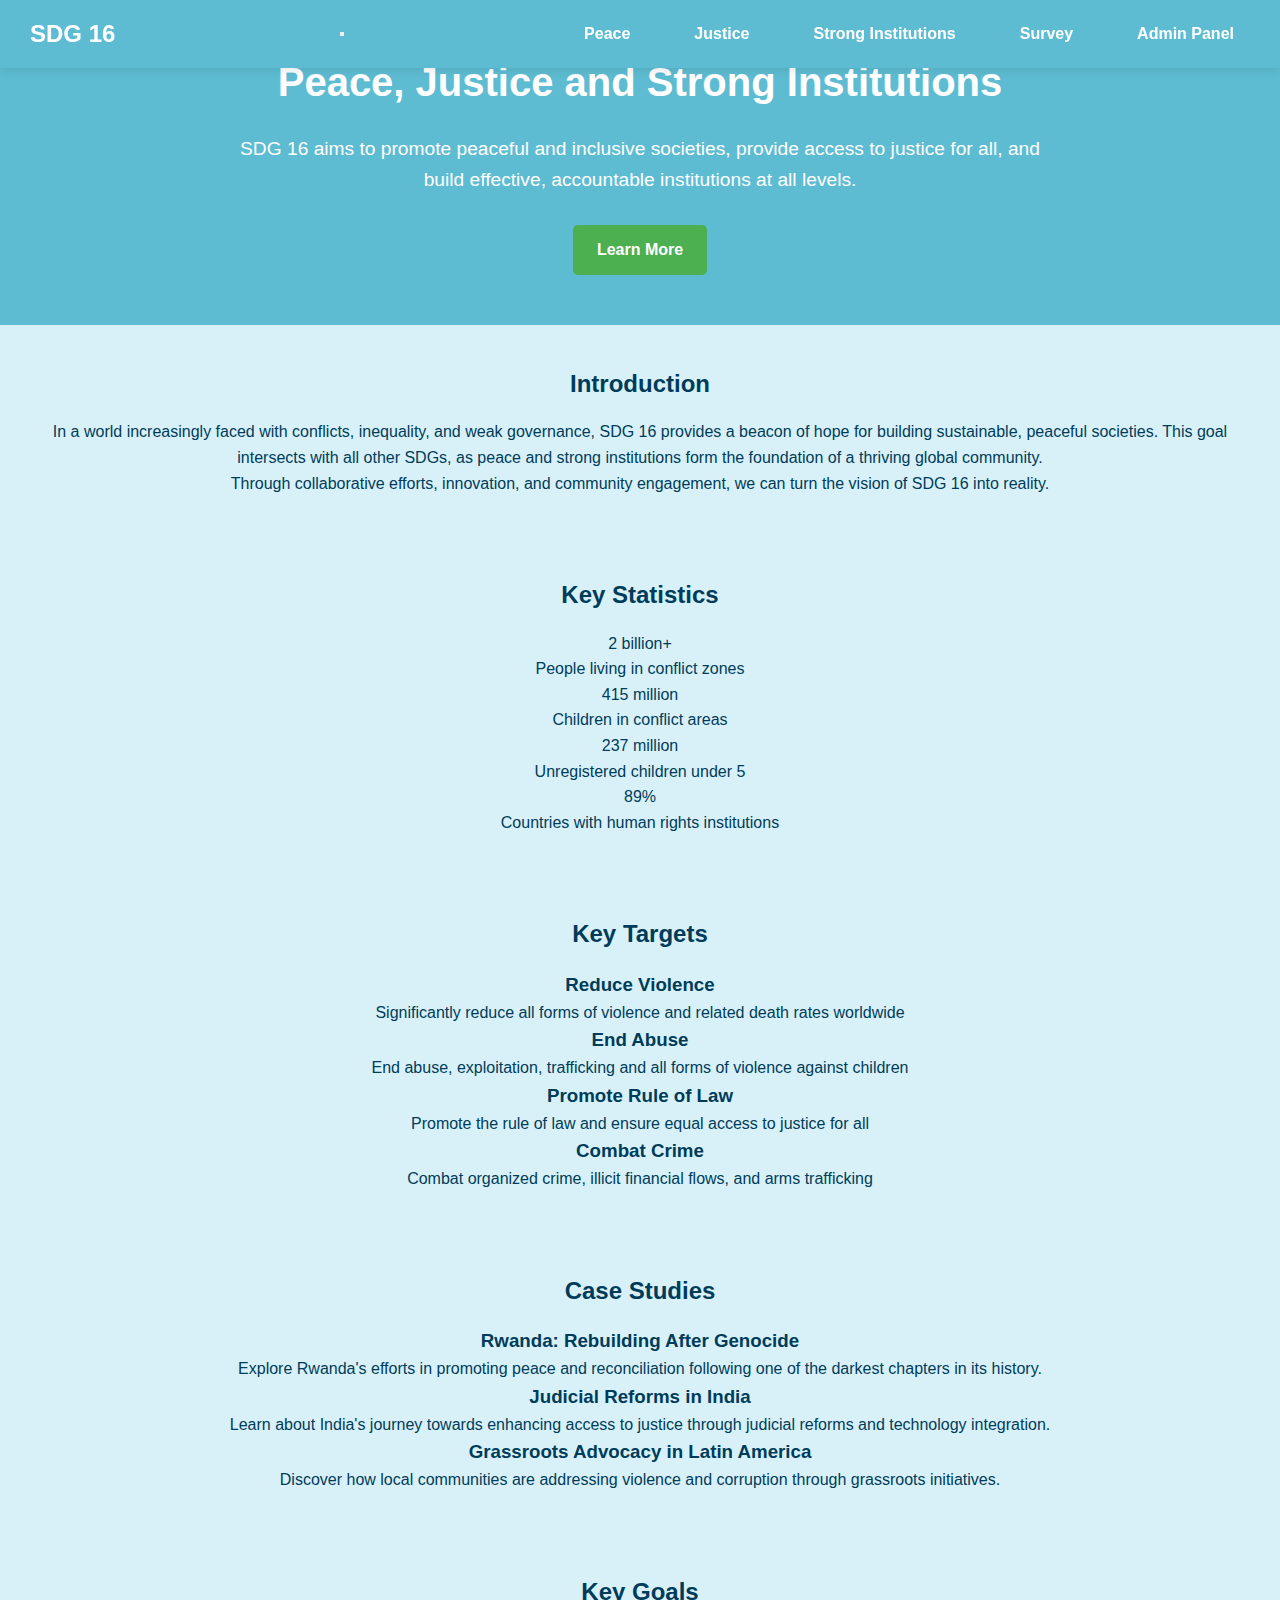
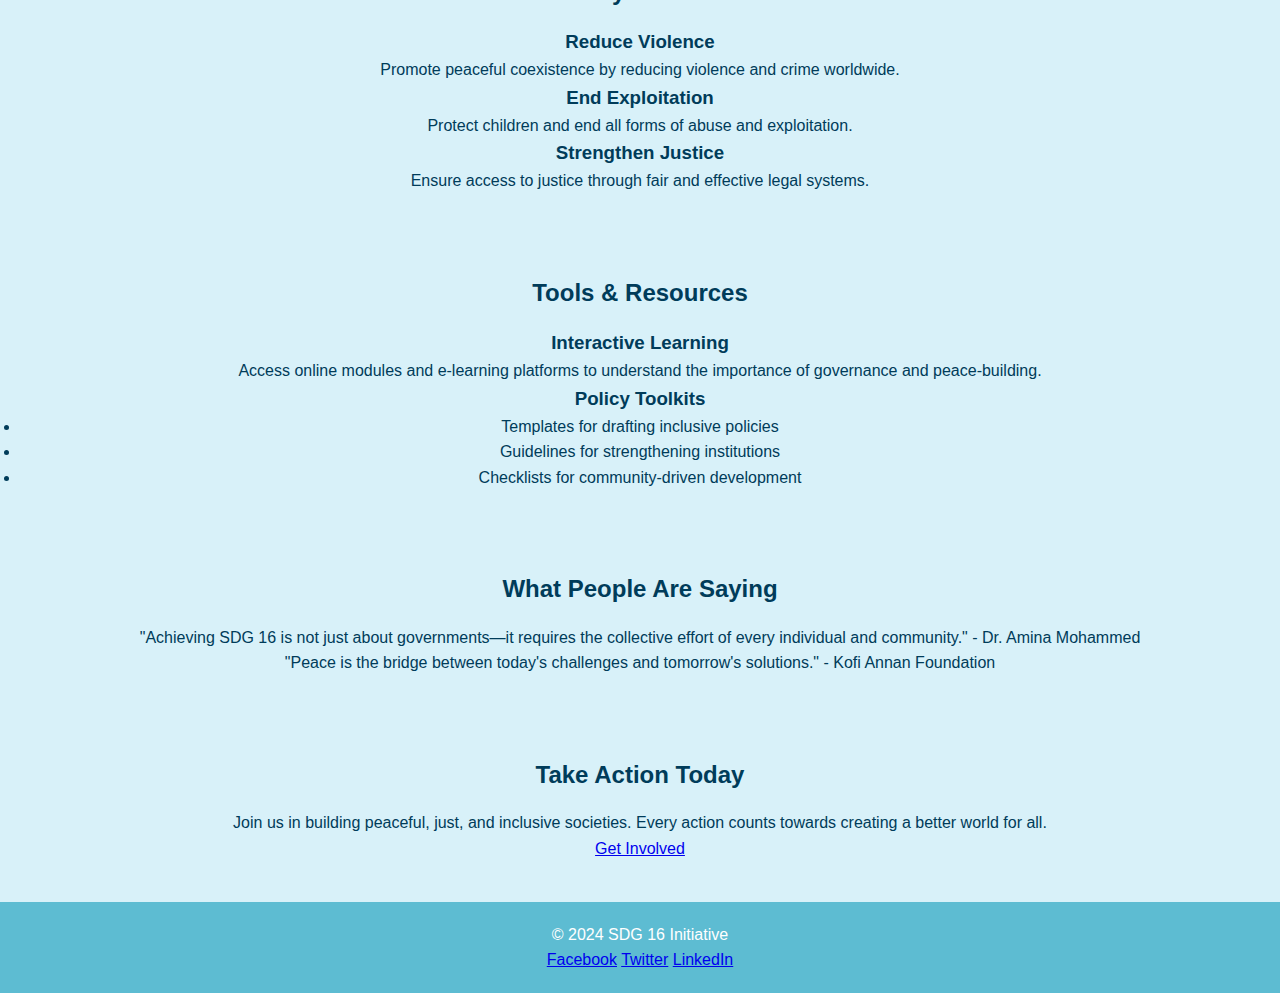
<file: project/public/index.html>
<!DOCTYPE html>
<html lang="en">
<head>
    <meta charset="UTF-8">
    <meta name="viewport" content="width=device-width, initial-scale=1.0">
    <title>SDG 16 - Peace, Justice and Strong Institutions</title>
    <link rel="stylesheet" href="css/styles.css">
</head>
<body>
    <!-- Navigation -->
    <header class="dynamic-header">
        <nav class="navbar">
            <a href="index.html" class="logo">SDG 16</a>
            <button class="mobile-menu-btn" aria-label="Toggle navigation">
                <span></span>
                <span></span>
                <span></span>
            </button>
            <ul class="nav-links">
                <li><a href="peace.html">Peace</a></li>
                <li><a href="justice.html">Justice</a></li>
                <li><a href="strong_institutions.html">Strong Institutions</a></li>
                <li><a href="survey.html">Survey</a></li>
                <li><a href="admin.html">Admin Panel</a></li>
            </ul>
        </nav>
    </header>    

    <!-- Hero Section -->
    <section class="hero">
        <h1>Peace, Justice and Strong Institutions</h1>
        <p>SDG 16 aims to promote peaceful and inclusive societies, provide access to justice for all, and build effective, accountable institutions at all levels.</p>
        <a href="#goals" class="btn-primary">Learn More</a>
    </section>

    <!-- Introduction Section -->
    <section class="section">
        <h2>Introduction</h2>
        <p>In a world increasingly faced with conflicts, inequality, and weak governance, SDG 16 provides a beacon of hope for building sustainable, peaceful societies. This goal intersects with all other SDGs, as peace and strong institutions form the foundation of a thriving global community.</p>
        <p>Through collaborative efforts, innovation, and community engagement, we can turn the vision of SDG 16 into reality.</p>
    </section>

    <!-- Statistics Section -->
    <section class="section">
        <h2>Key Statistics</h2>
        <div class="statistics-grid">
            <div class="stat-card">
                <div class="stat-value">2 billion+</div>
                <div class="stat-label">People living in conflict zones</div>
            </div>
            <div class="stat-card">
                <div class="stat-value">415 million</div>
                <div class="stat-label">Children in conflict areas</div>
            </div>
            <div class="stat-card">
                <div class="stat-value">237 million</div>
                <div class="stat-label">Unregistered children under 5</div>
            </div>
            <div class="stat-card">
                <div class="stat-value">89%</div>
                <div class="stat-label">Countries with human rights institutions</div>
            </div>
        </div>
    </section>

    <!-- Targets Section -->
    <section class="section">
        <h2>Key Targets</h2>
        <div class="target-grid">
            <div class="target-card">
                <h3>Reduce Violence</h3>
                <p>Significantly reduce all forms of violence and related death rates worldwide</p>
            </div>
            <div class="target-card">
                <h3>End Abuse</h3>
                <p>End abuse, exploitation, trafficking and all forms of violence against children</p>
            </div>
            <div class="target-card">
                <h3>Promote Rule of Law</h3>
                <p>Promote the rule of law and ensure equal access to justice for all</p>
            </div>
            <div class="target-card">
                <h3>Combat Crime</h3>
                <p>Combat organized crime, illicit financial flows, and arms trafficking</p>
            </div>
        </div>
    </section>

    <!-- Case Studies Section -->
    <section class="section">
        <h2>Case Studies</h2>
        <div class="resources-grid">
            <div class="resource-card">
                <h3>Rwanda: Rebuilding After Genocide</h3>
                <p>Explore Rwanda's efforts in promoting peace and reconciliation following one of the darkest chapters in its history.</p>
            </div>
            <div class="resource-card">
                <h3>Judicial Reforms in India</h3>
                <p>Learn about India's journey towards enhancing access to justice through judicial reforms and technology integration.</p>
            </div>
            <div class="resource-card">
                <h3>Grassroots Advocacy in Latin America</h3>
                <p>Discover how local communities are addressing violence and corruption through grassroots initiatives.</p>
            </div>
        </div>
    </section>

    <!-- Goals Section -->
    <section id="goals" class="section goals-section">
        <h2 class="section-title">Key Goals</h2>
        <div class="goals-grid">
            <div class="goal-item">
                <i class="fa fa-dove fa-2x goal-icon"></i>
                <h3>Reduce Violence</h3>
                <p>Promote peaceful coexistence by reducing violence and crime worldwide.</p>
            </div>
            <div class="goal-item">
                <i class="fa fa-child fa-2x goal-icon"></i>
                <h3>End Exploitation</h3>
                <p>Protect children and end all forms of abuse and exploitation.</p>
            </div>
            <div class="goal-item">
                <i class="fa fa-gavel fa-2x goal-icon"></i>
                <h3>Strengthen Justice</h3>
                <p>Ensure access to justice through fair and effective legal systems.</p>
            </div>
        </div>
    </section>

    <!-- Tools & Resources Section -->
    <section class="section info-section">
        <h2>Tools & Resources</h2>
        <div class="info-grid">
            <div class="info-content">
                <h3>Interactive Learning</h3>
                <p>Access online modules and e-learning platforms to understand the importance of governance and peace-building.</p>
            </div>
            <div class="info-content">
                <h3>Policy Toolkits</h3>
                <ul class="action-list">
                    <li>Templates for drafting inclusive policies</li>
                    <li>Guidelines for strengthening institutions</li>
                    <li>Checklists for community-driven development</li>
                </ul>
            </div>
        </div>
    </section>

    <!-- Testimonials Section -->
    <section class="section">
        <h2>What People Are Saying</h2>
        <blockquote>
            <p>"Achieving SDG 16 is not just about governments—it requires the collective effort of every individual and community." - Dr. Amina Mohammed</p>
        </blockquote>
        <blockquote>
            <p>"Peace is the bridge between today's challenges and tomorrow's solutions." - Kofi Annan Foundation</p>
        </blockquote>
    </section>

    <!-- Call to Action -->
    <section class="cta-section">
        <h2>Take Action Today</h2>
        <p>Join us in building peaceful, just, and inclusive societies. Every action counts towards creating a better world for all.</p>
        <a href="#" class="cta-button">Get Involved</a>
    </section>

    <!-- Footer -->
    <footer>
        <p>© 2024 SDG 16 Initiative</p>
        <div class="social-links">
            <a href="#">Facebook</a>
            <a href="#">Twitter</a>
            <a href="#">LinkedIn</a>
        </div>
    </footer>
    <script src="js/script.js"></script>
</body>
</html>
</file>
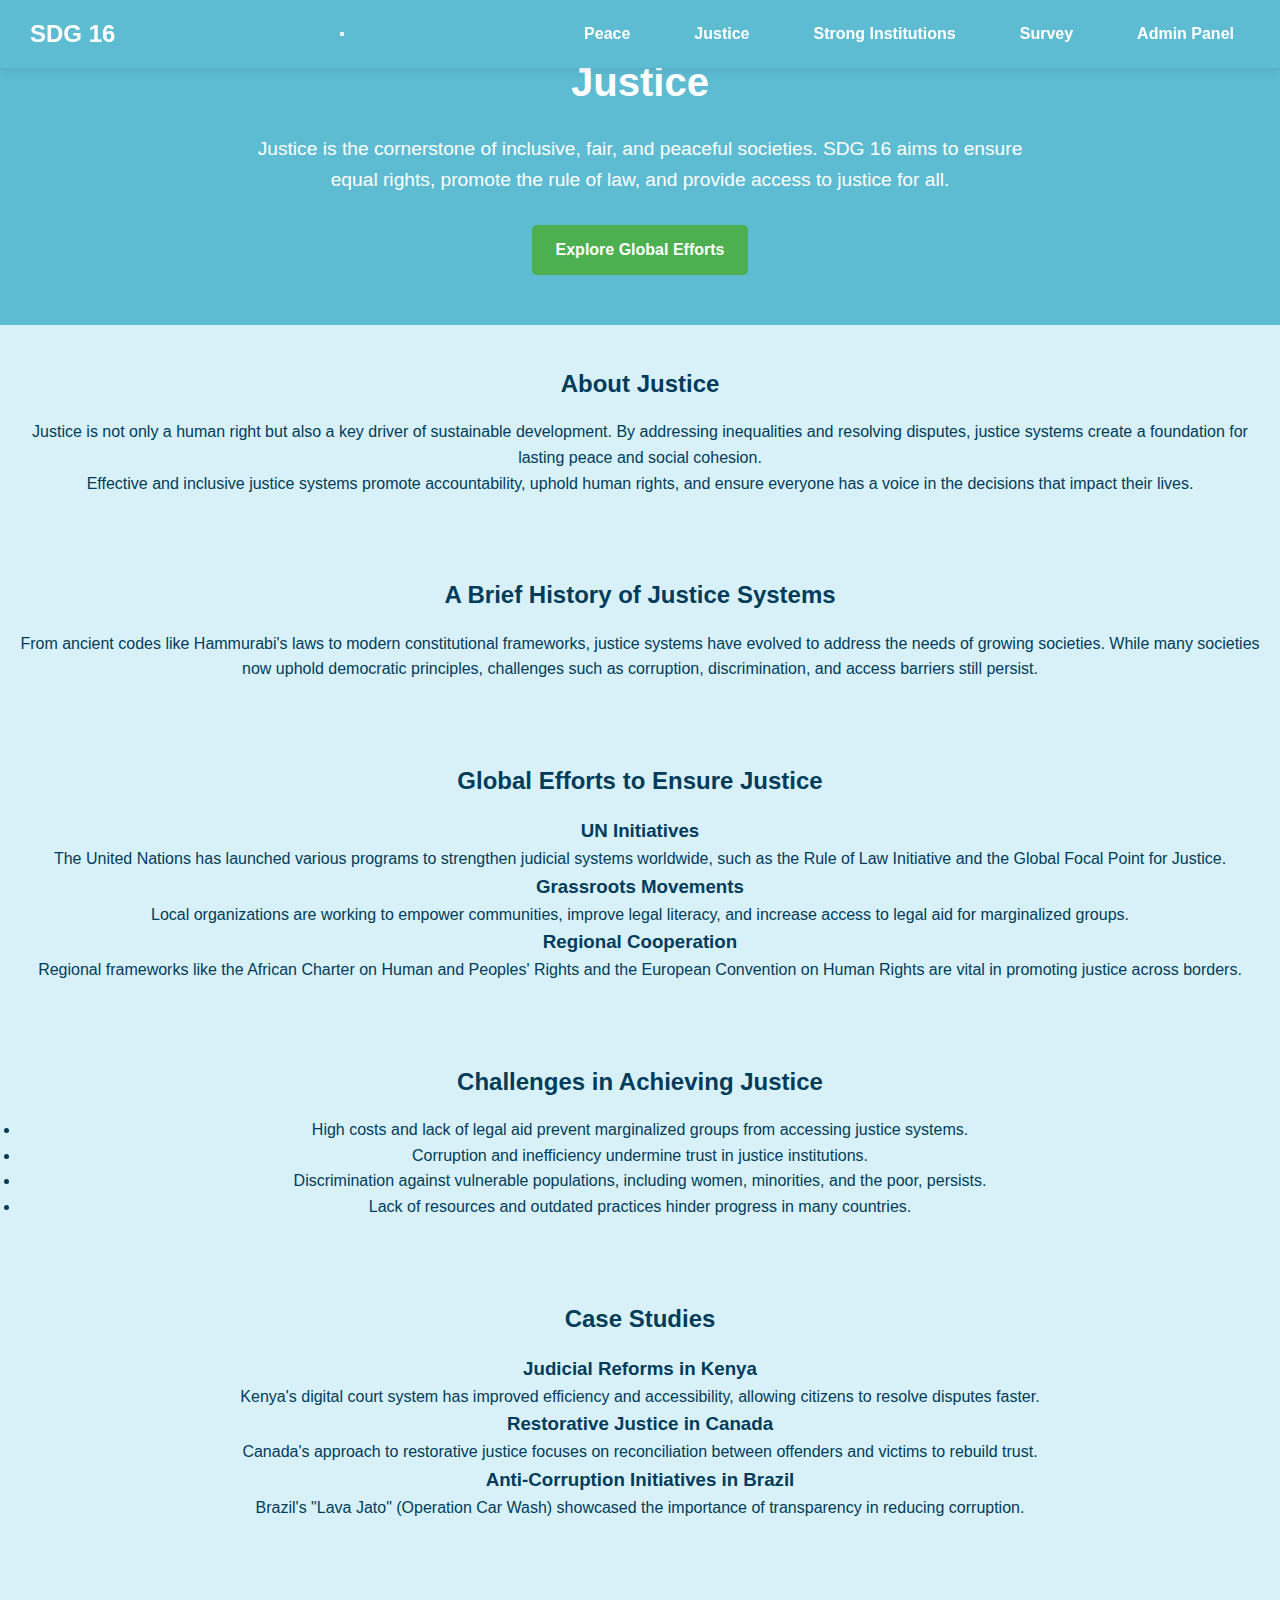
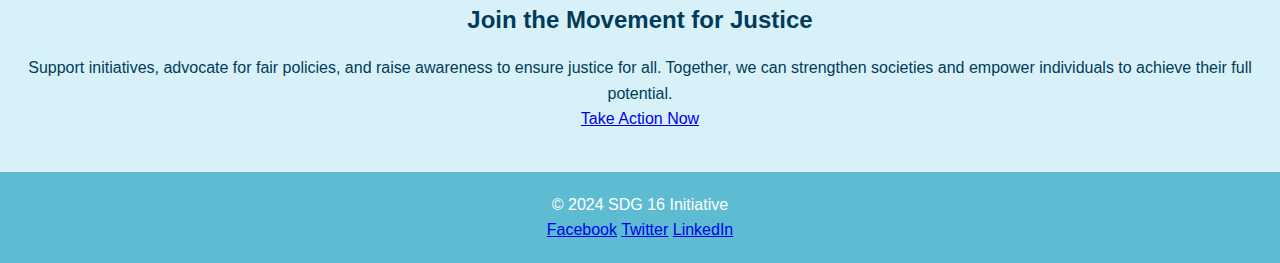
<file: project/public/justice.html>
<!DOCTYPE html>
<html lang="en">
<head>
    <meta charset="UTF-8">
    <meta name="viewport" content="width=device-width, initial-scale=1.0">
    <title>Justice - SDG 16</title>
    <link rel="stylesheet" href="css/styles.css">
</head>
<body>
    <!-- Navigation -->
    <header class="dynamic-header">
        <nav class="navbar">
            <a href="index.html" class="logo">SDG 16</a>
            <button class="mobile-menu-btn" aria-label="Toggle navigation">
                <span></span>
                <span></span>
                <span></span>
            </button>
            <ul class="nav-links">
                <li><a href="peace.html">Peace</a></li>
                <li><a href="justice.html">Justice</a></li>
                <li><a href="strong_institutions.html">Strong Institutions</a></li>
                <li><a href="survey.html">Survey</a></li>
                <li><a href="admin.html">Admin Panel</a></li>
            </ul>
        </nav>
    </header>
    
    <!-- Hero Section -->
    <section class="hero">
        <h1>Justice</h1>
        <p>Justice is the cornerstone of inclusive, fair, and peaceful societies. SDG 16 aims to ensure equal rights, promote the rule of law, and provide access to justice for all.</p>
        <a href="#global-efforts" class="btn-primary">Explore Global Efforts</a>
    </section>

    <!-- About Justice -->
    <main>
        <section>
            <h2>About Justice</h2>
            <p>Justice is not only a human right but also a key driver of sustainable development. By addressing inequalities and resolving disputes, justice systems create a foundation for lasting peace and social cohesion.</p>
            <p>Effective and inclusive justice systems promote accountability, uphold human rights, and ensure everyone has a voice in the decisions that impact their lives.</p>
        </section>

        <!-- History of Justice -->
        <section>
            <h2>A Brief History of Justice Systems</h2>
            <p>From ancient codes like Hammurabi's laws to modern constitutional frameworks, justice systems have evolved to address the needs of growing societies. While many societies now uphold democratic principles, challenges such as corruption, discrimination, and access barriers still persist.</p>
        </section>

        <!-- Global Efforts -->
        <section id="global-efforts">
            <h2>Global Efforts to Ensure Justice</h2>
            <div class="info-grid">
                <div class="info-content">
                    <h3>UN Initiatives</h3>
                    <p>The United Nations has launched various programs to strengthen judicial systems worldwide, such as the Rule of Law Initiative and the Global Focal Point for Justice.</p>
                </div>
                <div class="info-content">
                    <h3>Grassroots Movements</h3>
                    <p>Local organizations are working to empower communities, improve legal literacy, and increase access to legal aid for marginalized groups.</p>
                </div>
                <div class="info-content">
                    <h3>Regional Cooperation</h3>
                    <p>Regional frameworks like the African Charter on Human and Peoples' Rights and the European Convention on Human Rights are vital in promoting justice across borders.</p>
                </div>
            </div>
        </section>

        <!-- Challenges -->
        <section>
            <h2>Challenges in Achieving Justice</h2>
            <ul class="action-list">
                <li>High costs and lack of legal aid prevent marginalized groups from accessing justice systems.</li>
                <li>Corruption and inefficiency undermine trust in justice institutions.</li>
                <li>Discrimination against vulnerable populations, including women, minorities, and the poor, persists.</li>
                <li>Lack of resources and outdated practices hinder progress in many countries.</li>
            </ul>
        </section>

        <!-- Case Studies -->
        <section>
            <h2>Case Studies</h2>
            <div class="resources-grid">
                <div class="resource-card">
                    <h3>Judicial Reforms in Kenya</h3>
                    <p>Kenya's digital court system has improved efficiency and accessibility, allowing citizens to resolve disputes faster.</p>
                </div>
                <div class="resource-card">
                    <h3>Restorative Justice in Canada</h3>
                    <p>Canada's approach to restorative justice focuses on reconciliation between offenders and victims to rebuild trust.</p>
                </div>
                <div class="resource-card">
                    <h3>Anti-Corruption Initiatives in Brazil</h3>
                    <p>Brazil's "Lava Jato" (Operation Car Wash) showcased the importance of transparency in reducing corruption.</p>
                </div>
            </div>
        </section>

        <!-- Call to Action -->
        <section class="cta-section">
            <h2>Join the Movement for Justice</h2>
            <p>Support initiatives, advocate for fair policies, and raise awareness to ensure justice for all. Together, we can strengthen societies and empower individuals to achieve their full potential.</p>
            <a href="#" class="cta-button">Take Action Now</a>
        </section>
    </main>

    <!-- Footer -->
    <footer>
        <p>&copy; 2024 SDG 16 Initiative</p>
        <div class="social-links">
            <a href="#">Facebook</a>
            <a href="#">Twitter</a>
            <a href="#">LinkedIn</a>
        </div>
    </footer>
    <script src="js/script.js"></script>
</body>
</html>
</file>
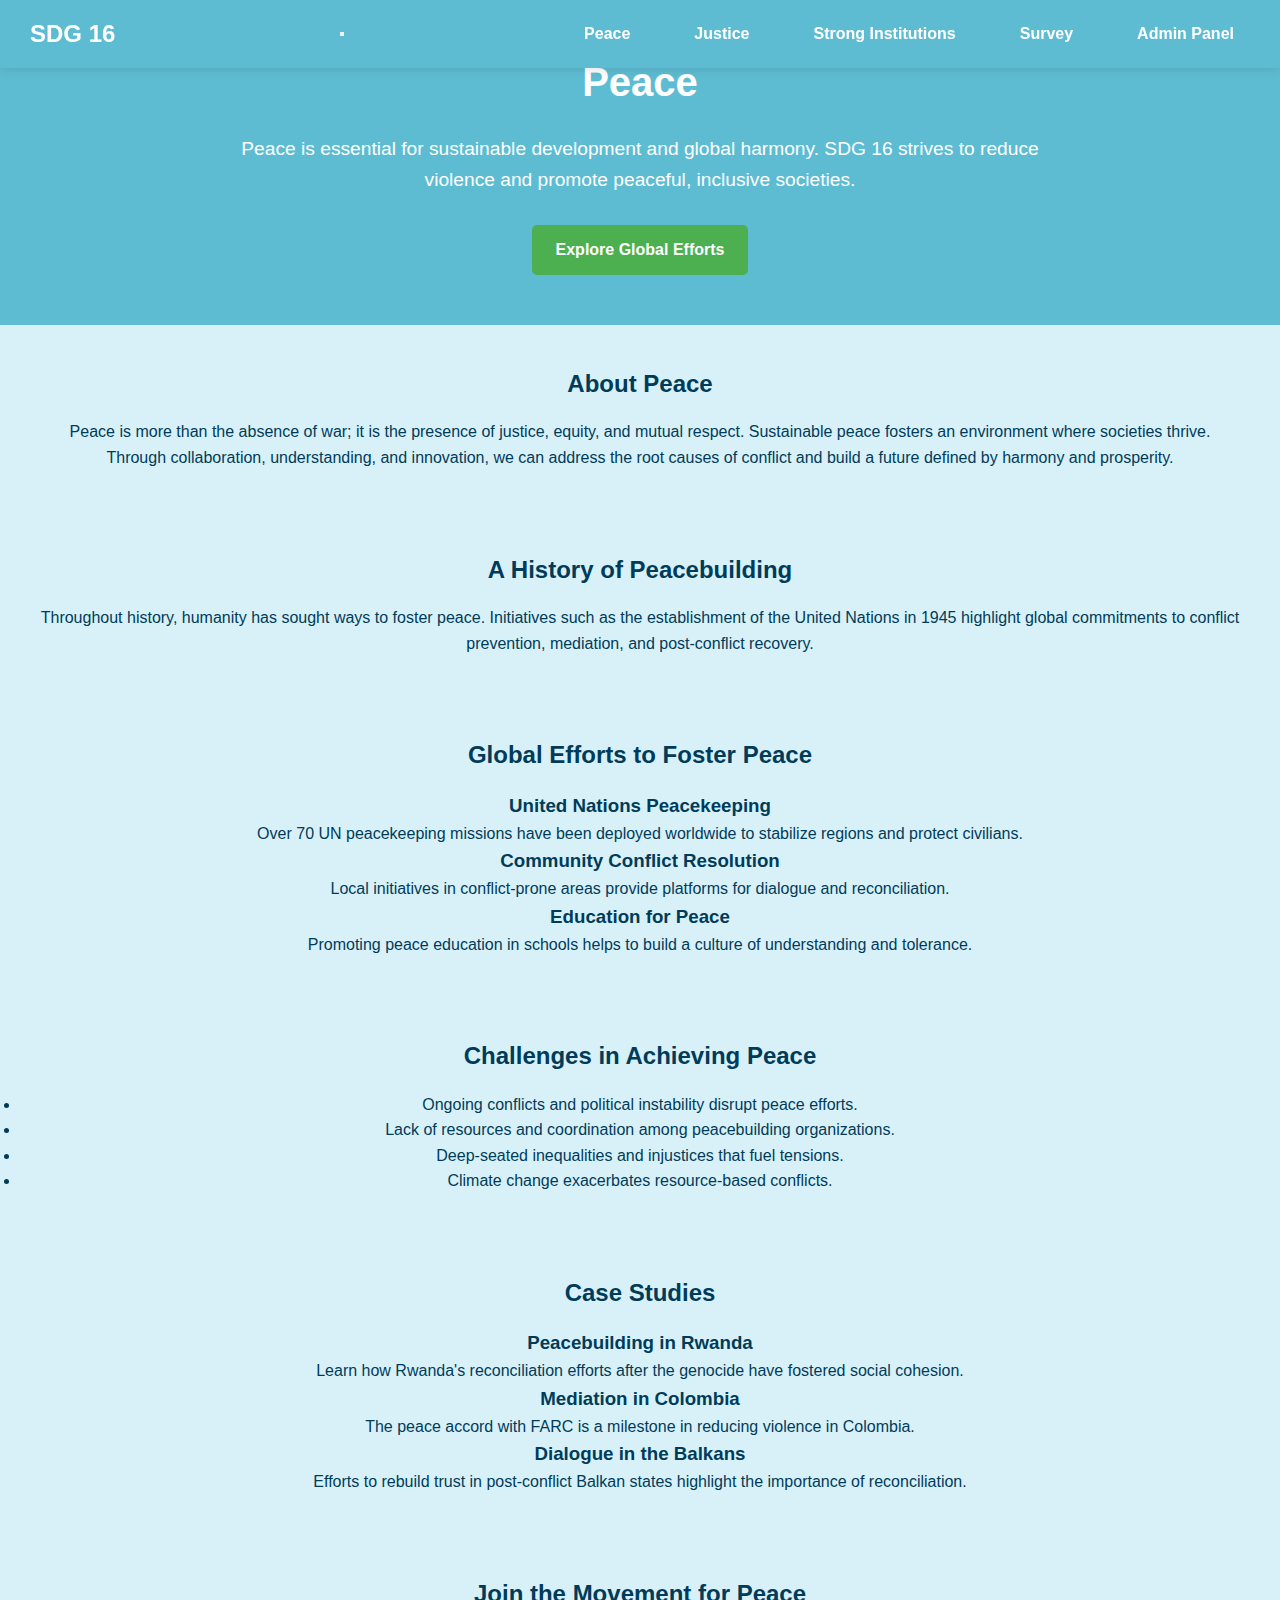
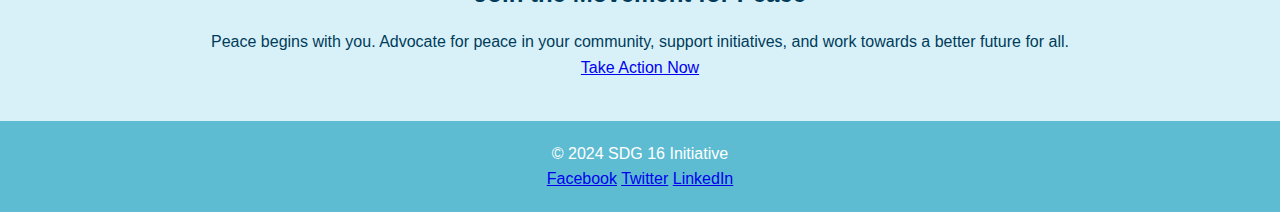
<file: project/public/peace.html>
<!DOCTYPE html>
<html lang="en">
<head>
    <meta charset="UTF-8">
    <meta name="viewport" content="width=device-width, initial-scale=1.0">
    <title>Peace - SDG 16</title>
    <link rel="stylesheet" href="css/styles.css">
</head>
<body>
    <!-- Navigation -->
    <header class="dynamic-header">
        <nav class="navbar">
            <a href="index.html" class="logo">SDG 16</a>
            <button class="mobile-menu-btn" aria-label="Toggle navigation">
                <span></span>
                <span></span>
                <span></span>
            </button>
            <ul class="nav-links">
                <li><a href="peace.html">Peace</a></li>
                <li><a href="justice.html">Justice</a></li>
                <li><a href="strong_institutions.html">Strong Institutions</a></li>
                <li><a href="survey.html">Survey</a></li>
                <li><a href="admin.html">Admin Panel</a></li>
            </ul>
        </nav>
    </header>
    
    <!-- Hero Section -->
    <section class="hero">
        <h1>Peace</h1>
        <p>Peace is essential for sustainable development and global harmony. SDG 16 strives to reduce violence and promote peaceful, inclusive societies.</p>
        <a href="#global-efforts" class="btn-primary">Explore Global Efforts</a>
    </section>

    <!-- About Peace -->
    <main>
        <section>
            <h2>About Peace</h2>
            <p>Peace is more than the absence of war; it is the presence of justice, equity, and mutual respect. Sustainable peace fosters an environment where societies thrive.</p>
            <p>Through collaboration, understanding, and innovation, we can address the root causes of conflict and build a future defined by harmony and prosperity.</p>
        </section>

        <!-- History of Peace Initiatives -->
        <section>
            <h2>A History of Peacebuilding</h2>
            <p>Throughout history, humanity has sought ways to foster peace. Initiatives such as the establishment of the United Nations in 1945 highlight global commitments to conflict prevention, mediation, and post-conflict recovery.</p>
        </section>

        <!-- Global Efforts -->
        <section id="global-efforts">
            <h2>Global Efforts to Foster Peace</h2>
            <div class="info-grid">
                <div class="info-content">
                    <h3>United Nations Peacekeeping</h3>
                    <p>Over 70 UN peacekeeping missions have been deployed worldwide to stabilize regions and protect civilians.</p>
                </div>
                <div class="info-content">
                    <h3>Community Conflict Resolution</h3>
                    <p>Local initiatives in conflict-prone areas provide platforms for dialogue and reconciliation.</p>
                </div>
                <div class="info-content">
                    <h3>Education for Peace</h3>
                    <p>Promoting peace education in schools helps to build a culture of understanding and tolerance.</p>
                </div>
            </div>
        </section>

        <!-- Challenges -->
        <section>
            <h2>Challenges in Achieving Peace</h2>
            <ul class="action-list">
                <li>Ongoing conflicts and political instability disrupt peace efforts.</li>
                <li>Lack of resources and coordination among peacebuilding organizations.</li>
                <li>Deep-seated inequalities and injustices that fuel tensions.</li>
                <li>Climate change exacerbates resource-based conflicts.</li>
            </ul>
        </section>

        <!-- Case Studies -->
        <section>
            <h2>Case Studies</h2>
            <div class="resources-grid">
                <div class="resource-card">
                    <h3>Peacebuilding in Rwanda</h3>
                    <p>Learn how Rwanda's reconciliation efforts after the genocide have fostered social cohesion.</p>
                </div>
                <div class="resource-card">
                    <h3>Mediation in Colombia</h3>
                    <p>The peace accord with FARC is a milestone in reducing violence in Colombia.</p>
                </div>
                <div class="resource-card">
                    <h3>Dialogue in the Balkans</h3>
                    <p>Efforts to rebuild trust in post-conflict Balkan states highlight the importance of reconciliation.</p>
                </div>
            </div>
        </section>

        <!-- Call to Action -->
        <section class="cta-section">
            <h2>Join the Movement for Peace</h2>
            <p>Peace begins with you. Advocate for peace in your community, support initiatives, and work towards a better future for all.</p>
            <a href="#" class="cta-button">Take Action Now</a>
        </section>
    </main>

    <!-- Footer -->
    <footer>
        <p>&copy; 2024 SDG 16 Initiative</p>
        <div class="social-links">
            <a href="#">Facebook</a>
            <a href="#">Twitter</a>
            <a href="#">LinkedIn</a>
        </div>
    </footer>
    <script src="js/script.js"></script>
</body>
</html>
</file>
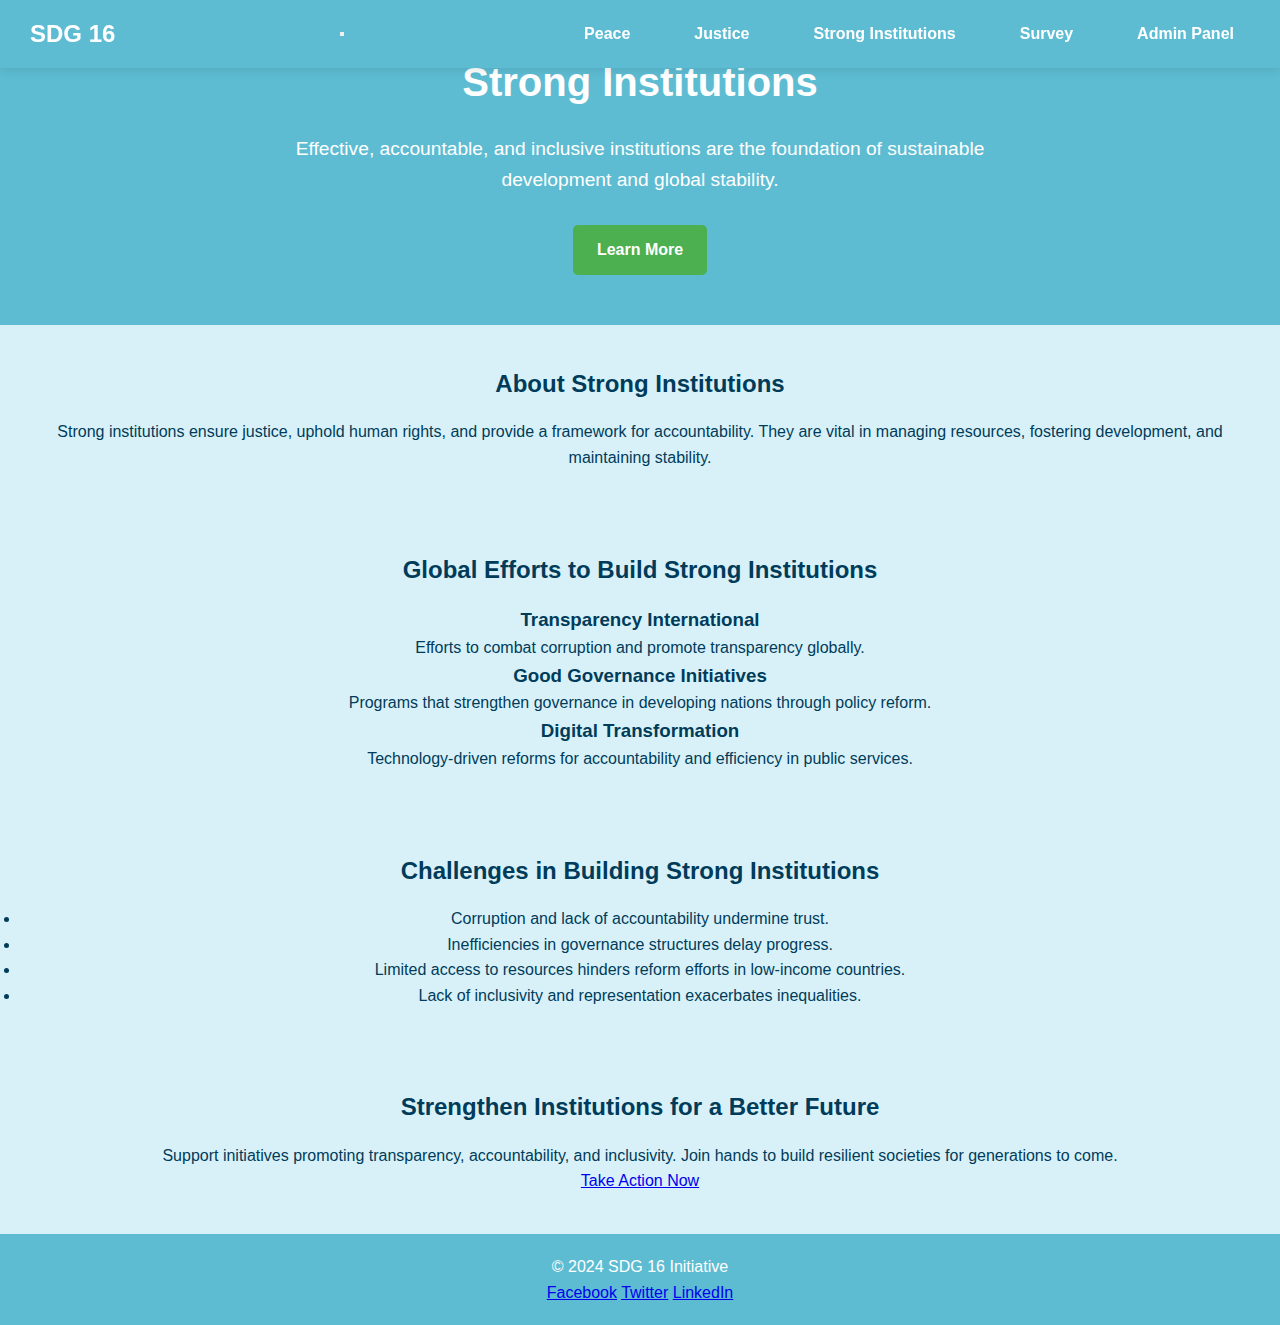
<file: project/public/strong_institutions.html>
<!DOCTYPE html>
<html lang="en">
<head>
    <meta charset="UTF-8">
    <meta name="viewport" content="width=device-width, initial-scale=1.0">
    <title>Strong Institutions - SDG 16</title>
    <link rel="stylesheet" href="css/styles.css">
</head>
<body>
    <!-- Navigation -->
    <header class="dynamic-header">
        <nav class="navbar">
            <a href="index.html" class="logo">SDG 16</a>
            <button class="mobile-menu-btn" aria-label="Toggle navigation">
                <span></span>
                <span></span>
                <span></span>
            </button>
            <ul class="nav-links">
                <li><a href="peace.html">Peace</a></li>
                <li><a href="justice.html">Justice</a></li>
                <li><a href="strong_institutions.html">Strong Institutions</a></li>
                <li><a href="survey.html">Survey</a></li>
                <li><a href="admin.html">Admin Panel</a></li>
            </ul>
        </nav>
    </header>
    
    <!-- Hero Section -->
    <section class="hero">
        <h1>Strong Institutions</h1>
        <p>Effective, accountable, and inclusive institutions are the foundation of sustainable development and global stability.</p>
        <a href="#global-efforts" class="btn-primary">Learn More</a>
    </section>

    <!-- About Institutions -->
    <main>
        <section>
            <h2>About Strong Institutions</h2>
            <p>Strong institutions ensure justice, uphold human rights, and provide a framework for accountability. They are vital in managing resources, fostering development, and maintaining stability.</p>
        </section>

        <!-- Global Efforts -->
        <section id="global-efforts">
            <h2>Global Efforts to Build Strong Institutions</h2>
            <div class="info-grid">
                <div class="info-content">
                    <h3>Transparency International</h3>
                    <p>Efforts to combat corruption and promote transparency globally.</p>
                </div>
                <div class="info-content">
                    <h3>Good Governance Initiatives</h3>
                    <p>Programs that strengthen governance in developing nations through policy reform.</p>
                </div>
                <div class="info-content">
                    <h3>Digital Transformation</h3>
                    <p>Technology-driven reforms for accountability and efficiency in public services.</p>
                </div>
            </div>
        </section>

        <!-- Challenges -->
        <section>
            <h2>Challenges in Building Strong Institutions</h2>
            <ul class="action-list">
                <li>Corruption and lack of accountability undermine trust.</li>
                <li>Inefficiencies in governance structures delay progress.</li>
                <li>Limited access to resources hinders reform efforts in low-income countries.</li>
                <li>Lack of inclusivity and representation exacerbates inequalities.</li>
            </ul>
        </section>

        <!-- Call to Action -->
        <section class="cta-section">
            <h2>Strengthen Institutions for a Better Future</h2>
            <p>Support initiatives promoting transparency, accountability, and inclusivity. Join hands to build resilient societies for generations to come.</p>
            <a href="#" class="cta-button">Take Action Now</a>
        </section>
    </main>

    <!-- Footer -->
    <footer>
        <p>&copy; 2024 SDG 16 Initiative</p>
        <div class="social-links">
            <a href="#">Facebook</a>
            <a href="#">Twitter</a>
            <a href="#">LinkedIn</a>
        </div>
    </footer>
    <script src="js/script.js"></script>
</body>
</html>
</file>
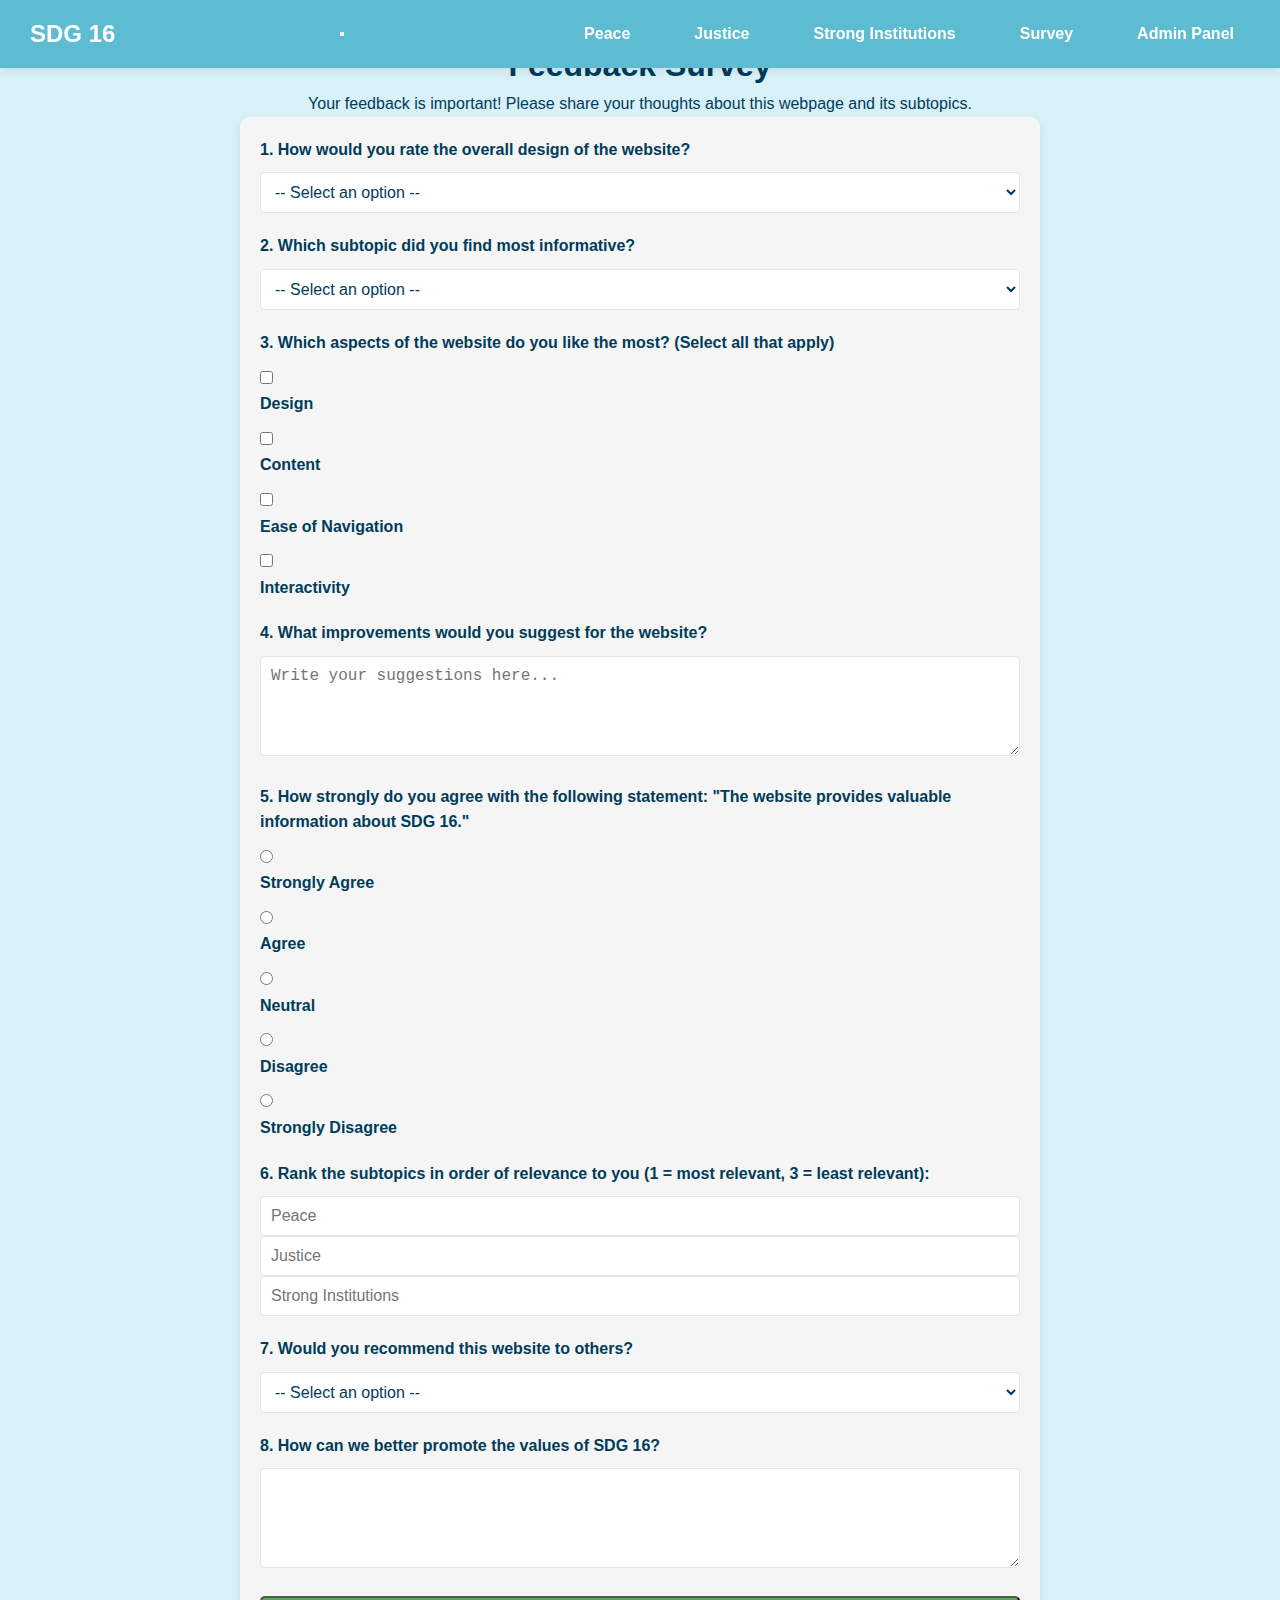
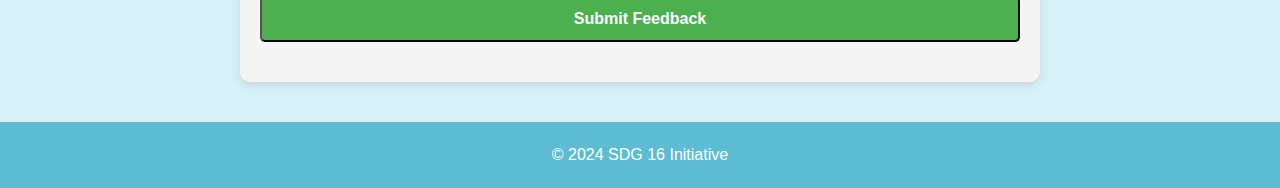
<file: project/public/survey.html>
<!DOCTYPE html>
<html lang="en">
<head>
    <meta charset="UTF-8">
    <meta name="viewport" content="width=device-width, initial-scale=1.0">
    <title>Feedback Survey</title>
    <link rel="stylesheet" href="css/styles.css">
</head>
<body>
    <!-- Navigation -->
    <header class="dynamic-header">
        <nav class="navbar">
            <a href="index.html" class="logo">SDG 16</a>
            <button class="mobile-menu-btn" aria-label="Toggle navigation">
                <span></span>
                <span></span>
                <span></span>
            </button>
            <ul class="nav-links">
                <li><a href="peace.html">Peace</a></li>
                <li><a href="justice.html">Justice</a></li>
                <li><a href="strong_institutions.html">Strong Institutions</a></li>
                <li><a href="survey.html">Survey</a></li>
                <li><a href="admin.html">Admin Panel</a></li>
            </ul>
        </nav>
    </header>

    <!-- Survey Form -->
    <main>
        <section>
            <h1>Feedback Survey</h1>
            <p>Your feedback is important! Please share your thoughts about this webpage and its subtopics.</p>
            <form action="/submit-survey" method="post">
                <!-- Question 1: Multiple Choice -->
                <div class="form-group">
                    <label for="q1">1. How would you rate the overall design of the website?</label>
                    <select id="q1" name="design_rating" required>
                        <option value="">-- Select an option --</option>
                        <option value="excellent">Excellent</option>
                        <option value="good">Good</option>
                        <option value="average">Average</option>
                        <option value="poor">Poor</option>
                    </select>
                </div>

                <!-- Question 2: Multiple Choice -->
                <div class="form-group">
                    <label for="q2">2. Which subtopic did you find most informative?</label>
                    <select id="q2" name="favorite_subtopic" required>
                        <option value="">-- Select an option --</option>
                        <option value="peace">Peace</option>
                        <option value="justice">Justice</option>
                        <option value="strong_institutions">Strong Institutions</option>
                    </select>
                </div>

                <!-- Question 3: Checkbox -->
                <div class="form-group">
                    <label>3. Which aspects of the website do you like the most? (Select all that apply)</label>
                    <div>
                        <input type="checkbox" id="q3a" name="website_likes" value="design">
                        <label for="q3a">Design</label>
                    </div>
                    <div>
                        <input type="checkbox" id="q3b" name="website_likes" value="content">
                        <label for="q3b">Content</label>
                    </div>
                    <div>
                        <input type="checkbox" id="q3c" name="website_likes" value="navigation">
                        <label for="q3c">Ease of Navigation</label>
                    </div>
                    <div>
                        <input type="checkbox" id="q3d" name="website_likes" value="interactivity">
                        <label for="q3d">Interactivity</label>
                    </div>
                </div>

                <!-- Question 4: Text Input -->
                <div class="form-group">
                    <label for="q4">4. What improvements would you suggest for the website?</label>
                    <textarea id="q4" name="improvements" rows="4" placeholder="Write your suggestions here..."></textarea>
                </div>

                <!-- Question 5: Likert Scale -->
                <div class="form-group">
                    <label>5. How strongly do you agree with the following statement: "The website provides valuable information about SDG 16."</label>
                    <div>
                        <input type="radio" id="q5a" name="value_rating" value="strongly_agree" required>
                        <label for="q5a">Strongly Agree</label>
                    </div>
                    <div>
                        <input type="radio" id="q5b" name="value_rating" value="agree">
                        <label for="q5b">Agree</label>
                    </div>
                    <div>
                        <input type="radio" id="q5c" name="value_rating" value="neutral">
                        <label for="q5c">Neutral</label>
                    </div>
                    <div>
                        <input type="radio" id="q5d" name="value_rating" value="disagree">
                        <label for="q5d">Disagree</label>
                    </div>
                    <div>
                        <input type="radio" id="q5e" name="value_rating" value="strongly_disagree">
                        <label for="q5e">Strongly Disagree</label>
                    </div>
                </div>

                <!-- Question 6: Ranking -->
                <div class="form-group">
                    <label for="q6">6. Rank the subtopics in order of relevance to you (1 = most relevant, 3 = least relevant):</label>
                    <input type="number" id="q6a" name="rank_peace" placeholder="Peace" min="1" max="3" required>
                    <input type="number" id="q6b" name="rank_justice" placeholder="Justice" min="1" max="3" required>
                    <input type="number" id="q6c" name="rank_institutions" placeholder="Strong Institutions" min="1" max="3" required>
                </div>

                <!-- Question 7: Yes/No -->
                <div class="form-group">
                    <label for="q7">7. Would you recommend this website to others?</label>
                    <select id="q7" name="recommend" required>
                        <option value="">-- Select an option --</option>
                        <option value="yes">Yes</option>
                        <option value="no">No</option>
                    </select>
                </div>

                <!-- Question 8: Open-Ended -->
                <div class="form-group">
                    <label for="q8">8. How can we better promote the values of SDG 16?</label>
                    <textarea id="q8" name="promotion_ideas" rows="4"></textarea>
                </div>

                <!-- Submit Button -->
                <div class="form-group">
                    <button type="submit" class="btn-primary">Submit Feedback</button>
                </div>
            </form>
        </section>
    </main>

    <!-- Footer -->
    <footer>
        <p>&copy; 2024 SDG 16 Initiative</p>
    </footer>
</body>
</html>
</file>
<file: project/public/css/styles.css>
/* General Reset */
* {
    margin: 0;
    padding: 0;
    box-sizing: border-box;
}

/* Root Variables */
:root {
    --primary-color: #5DBCD2; /* SDG 16 Light Blue */
    --secondary-color: #4CAF50; /* Emerald Green */
    --text-color: #003C5A; /* Deep Navy */
    --background-color: #D8F1F9; /* Sky Blue */
    --accent-color: #F5F5F5; /* Light Gray */
    --light-text-color: #FFFFFF; /* Soft White */
    --shadow-color: rgba(0, 0, 0, 0.1); /* Shadow Color */
    --transition-speed: 0.3s; /* Transition Speed */
}

/* Body Styling */
body {
    font-family: Arial, sans-serif;
    line-height: 1.6;
    background-color: var(--background-color);
    color: var(--text-color);
    margin: 0;
}

/* Header */
.dynamic-header {
    position: fixed;
    width: 100%;
    top: 0;
    left: 0;
    z-index: 1000;
    background-color: var(--primary-color);
    box-shadow: 0 2px 10px var(--shadow-color);
}

.navbar {
    display: flex;
    justify-content: space-between;
    align-items: center;
    padding: 15px 30px;
    color: var(--light-text-color);
}

.navbar .logo {
    font-size: 1.5rem;
    font-weight: bold;
    color: var(--light-text-color);
    text-decoration: none;
}

.nav-links {
    display: flex;
    list-style: none;
    gap: 2rem;
}

.nav-links a {
    color: var(--light-text-color);
    text-decoration: none;
    font-weight: bold;
    padding: 0.5rem 1rem;
    border-radius: 4px;
    transition: all var(--transition-speed) ease;
}

.nav-links a:hover {
    background-color: var(--secondary-color);
}

/* Hero Section */
.hero {
    text-align: center;
    background-color: var(--primary-color);
    color: var(--light-text-color);
    padding: 50px 20px;
}

.hero h1 {
    font-size: 2.5rem;
    margin-bottom: 20px;
}

.hero p {
    font-size: 1.2rem;
    margin-bottom: 30px;
    max-width: 800px;
    margin-left: auto;
    margin-right: auto;
}

.btn-primary {
    display: inline-block;
    background-color: var(--secondary-color);
    color: var(--light-text-color);
    text-decoration: none;
    padding: 12px 24px;
    border-radius: 5px;
    font-weight: bold;
    transition: background-color 0.3s;
}

.btn-primary:hover {
    background-color: #3E8E41; /* Slightly darker green */
}

/* Main Sections */
section {
    padding: 40px 20px;
    text-align: center;
}

h2 {
    color: var(--text-color);
    margin-bottom: 1rem;
}

/* Form Styles */
form {
    max-width: 800px;
    margin: 0 auto;
    background-color: var(--accent-color);
    padding: 20px;
    border-radius: 10px;
    box-shadow: 0 4px 8px var(--shadow-color);
    text-align: left;
}

form .form-group {
    margin-bottom: 20px;
}

form label {
    display: block;
    font-weight: bold;
    margin-bottom: 10px;
    color: var(--text-color);
}

form input[type="text"],
form input[type="number"],
form input[type="email"],
form textarea,
form select {
    width: 100%;
    padding: 10px;
    border: 1px solid var(--shadow-color);
    border-radius: 5px;
    background-color: #fff;
    font-size: 1rem;
    color: var(--text-color);
    transition: border-color var(--transition-speed);
}

form input[type="text"]:focus,
form input[type="number"]:focus,
form textarea:focus,
form select:focus {
    border-color: var(--primary-color);
    outline: none;
}

form textarea {
    resize: vertical;
    min-height: 100px;
}

form .btn-primary {
    width: 100%;
    text-align: center;
    font-size: 1rem;
}

/* Checkbox and Radio Buttons */
form input[type="checkbox"],
form input[type="radio"] {
    margin-right: 10px;
}

form .form-group div {
    margin-bottom: 10px;
}

/* Table for Admin Panel */
table {
    width: 100%;
    border-collapse: collapse;
    margin-top: 20px;
    background-color: var(--light-text-color);
    border: 1px solid var(--shadow-color);
    text-align: left;
    box-shadow: 0 2px 8px var(--shadow-color);
}

table thead {
    background-color: var(--primary-color);
    color: var(--light-text-color);
}

table th, table td {
    padding: 15px;
    border: 1px solid var(--shadow-color);
}

table tbody tr:nth-child(odd) {
    background-color: var(--accent-color);
}

table tbody tr:hover {
    background-color: var(--secondary-color);
    color: var(--light-text-color);
}

/* Footer */
footer {
    text-align: center;
    padding: 20px;
    background-color: var(--primary-color);
    color: var(--light-text-color);
}

/* Responsive Design */
@media (max-width: 768px) {
    .hero h1 {
        font-size: 2rem;
    }

    .navbar {
        flex-direction: column;
        text-align: center;
    }

    .form-group {
        margin-bottom: 15px;
    }

    table {
        font-size: 0.9rem;
    }
}
</file>
